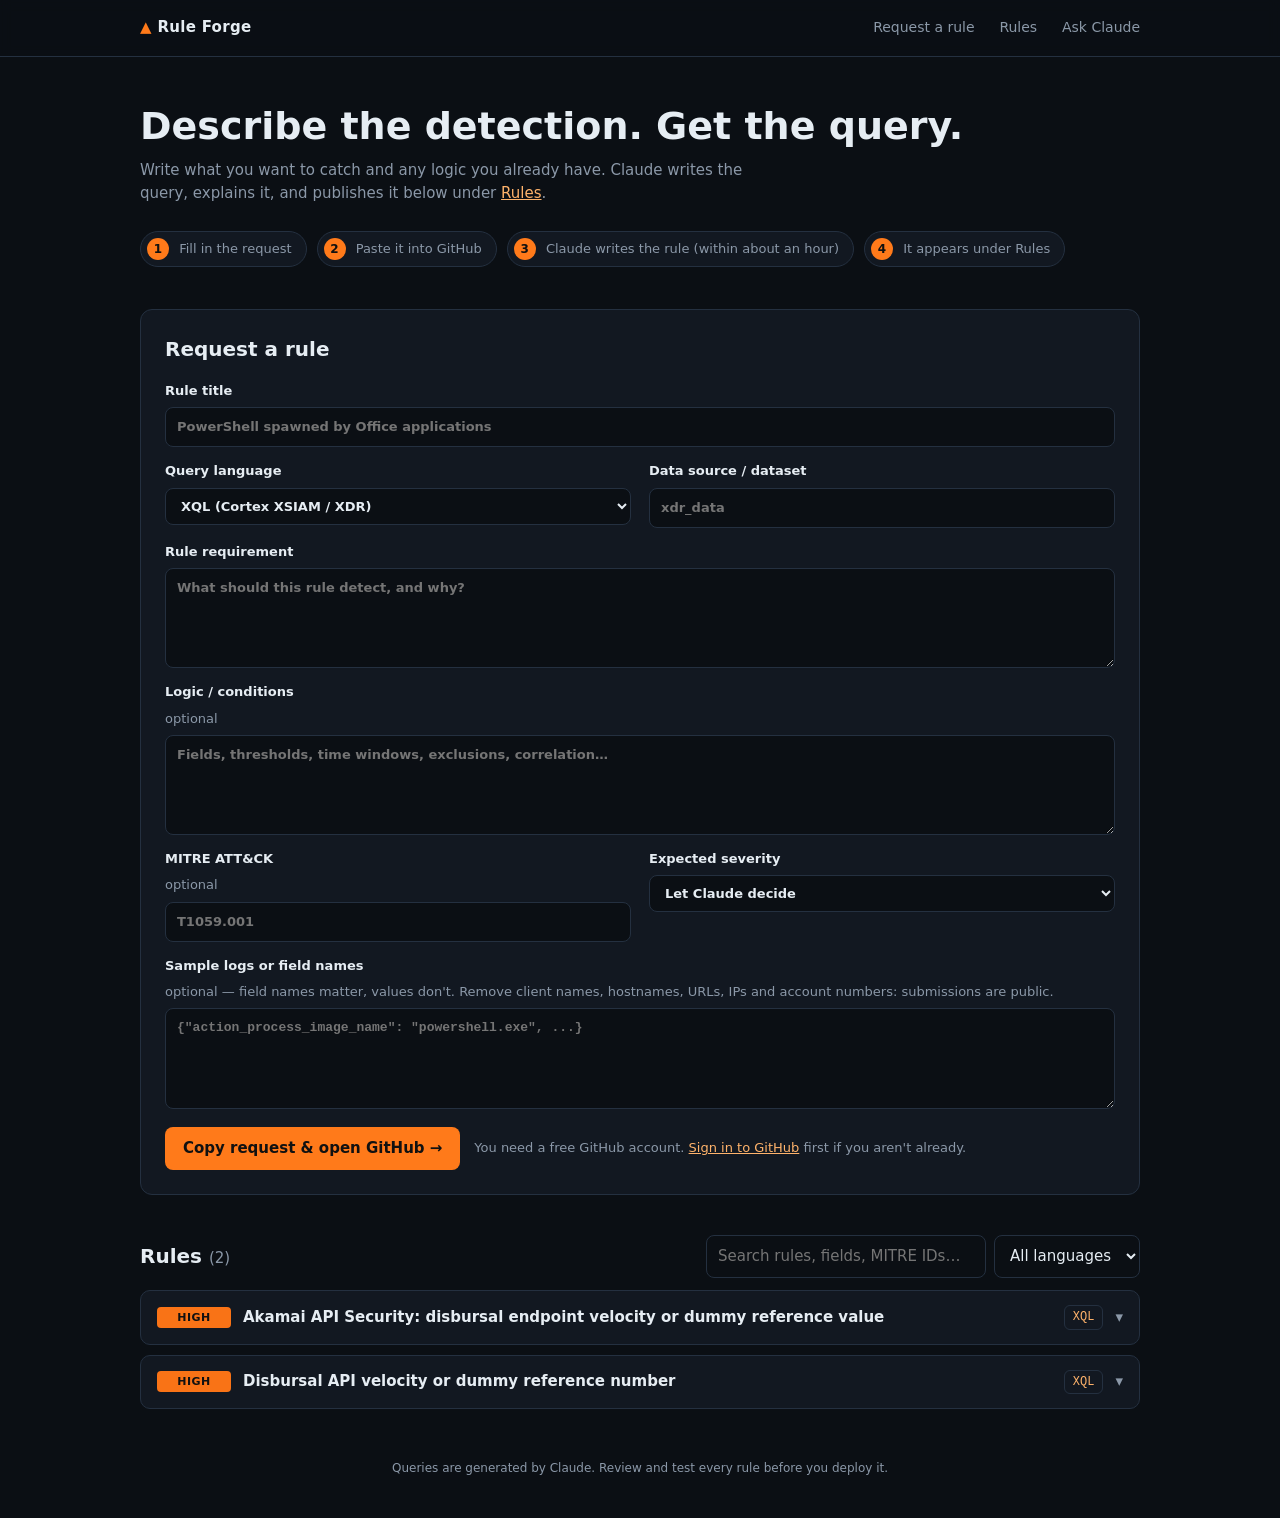
<file: docs/index.html>
<!DOCTYPE html>
<html lang="en">
<head>
  <meta charset="utf-8">
  <meta name="viewport" content="width=device-width, initial-scale=1">
  <title>Rule Forge</title>
  <link rel="stylesheet" href="style.css">
  <script src="config.js"></script>
</head>
<body>
  <header class="top">
    <div class="wrap top-inner">
      <div class="brand"><span class="mark">▲</span> <span id="site-title">Rule Forge</span></div>
      <nav>
        <a href="#request">Request a rule</a>
        <a href="#rules">Rules</a>
        <a href="ask.html">Ask Claude</a>
        <a id="repo-link" href="#" target="_blank" rel="noopener">GitHub</a>
      </nav>
    </div>
  </header>

  <main class="wrap">
    <section class="hero">
      <h1>Describe the detection. Get the query.</h1>
      <p>Write what you want to catch and any logic you already have. Claude writes the query, explains it, and publishes it below under <a href="#rules">Rules</a>.</p>
      <ol class="steps">
        <li><b>1</b> Fill in the request</li>
        <li><b>2</b> Paste it into GitHub</li>
        <li><b>3</b> Claude writes the rule (within about an hour)</li>
        <li><b>4</b> It appears under Rules</li>
      </ol>
    </section>

    <section id="request" class="panel">
      <h2>Request a rule</h2>
      <form id="request-form" novalidate>
        <div class="grid">
          <label class="span2">Rule title
            <input name="title" required placeholder="PowerShell spawned by Office applications">
          </label>
          <label>Query language
            <select name="language">
              <option>XQL (Cortex XSIAM / XDR)</option>
              <option>KQL (Microsoft Sentinel / Defender)</option>
              <option>SPL (Splunk)</option>
              <option>Sigma</option>
              <option>EQL (Elastic)</option>
              <option>YARA-L (Google SecOps)</option>
              <option>Other (say which in the requirement)</option>
            </select>
          </label>
          <label>Data source / dataset
            <input name="data_source" placeholder="xdr_data">
          </label>
          <label class="span2">Rule requirement
            <textarea name="requirement" rows="4" required placeholder="What should this rule detect, and why?"></textarea>
          </label>
          <label class="span2">Logic / conditions <span class="opt">optional</span>
            <textarea name="logic" rows="4" placeholder="Fields, thresholds, time windows, exclusions, correlation…"></textarea>
          </label>
          <label>MITRE ATT&amp;CK <span class="opt">optional</span>
            <input name="mitre" placeholder="T1059.001">
          </label>
          <label>Expected severity
            <select name="severity">
              <option>Let Claude decide</option><option>Informational</option><option>Low</option>
              <option>Medium</option><option>High</option><option>Critical</option>
            </select>
          </label>
          <label class="span2">Sample logs or field names <span class="opt">optional — field names matter, values don't. Remove client names, hostnames, URLs, IPs and account numbers: submissions are public.</span>
            <textarea name="samples" rows="4" class="mono" placeholder='{"action_process_image_name": "powershell.exe", ...}'></textarea>
          </label>
        </div>
        <p id="form-error" class="error" hidden></p>
        <div class="actions">
          <button type="submit" class="primary">Copy request &amp; open GitHub →</button>
          <span class="hint">You need a free GitHub account. <a id="signin-link" href="https://github.com/login" target="_blank" rel="noopener">Sign in to GitHub</a> first if you aren't already.</span>
        </div>
      </form>
      <div id="submit-help" class="submit-help" hidden>
        <p><b id="copy-status">Your request is copied.</b> In the GitHub tab that just opened:</p>
        <ol>
          <li>Sign in if GitHub asks you to.</li>
          <li>Click in the <b>Request</b> box and press <b>Ctrl+V</b> (Mac: <b>Cmd+V</b>).</li>
          <li>Click <b>Create</b>. Your rule appears under Rules within about an hour (7 AM – midnight IST).</li>
        </ol>
        <details><summary>Didn't paste? Copy it again</summary>
          <button id="copy-again" type="button" class="secondary">Copy again</button>
          <textarea id="request-text" rows="8" class="mono" readonly></textarea>
        </details>
      </div>
    </section>

    <section id="rules">
      <div class="rules-head">
        <h2>Rules <span id="rule-count" class="count"></span></h2>
        <div class="filters">
          <input id="search" type="search" placeholder="Search rules, fields, MITRE IDs…">
          <select id="lang-filter"><option value="">All languages</option></select>
        </div>
      </div>
      <div id="pending" class="pending" hidden></div>
      <div id="rule-list"></div>
      <p id="empty" class="empty" hidden>No rules yet. Submit the first request above.</p>
    </section>
  </main>

  <footer class="wrap foot">Queries are generated by Claude. Review and test every rule before you deploy it.</footer>

  <template id="rule-tpl">
    <article class="rule">
      <button class="rule-head" type="button" aria-expanded="false">
        <span class="sev"></span>
        <span class="rule-title"></span>
        <span class="lang"></span>
        <span class="chev">▾</span>
      </button>
      <div class="rule-body" hidden>
        <p class="summary"></p>
        <div class="code-wrap">
          <button class="copy" type="button">Copy</button>
          <pre><code class="query"></code></pre>
        </div>
        <div class="variants"></div>
        <div class="cols">
          <div><h4>How it works</h4><ul class="logic"></ul></div>
          <div><h4>Assumptions to verify</h4><ul class="assumptions"></ul></div>
          <div><h4>False positives</h4><ul class="fps"></ul></div>
          <div><h4>Tuning</h4><ul class="tuning"></ul></div>
        </div>
        <div class="testing-wrap"><h4>Testing</h4><p class="testing"></p></div>
        <details class="req"><summary>Original request</summary><dl class="req-list"></dl></details>
        <div class="meta"></div>
      </div>
    </article>
  </template>

  <script src="app.js"></script>
</body>
</html>
</file>
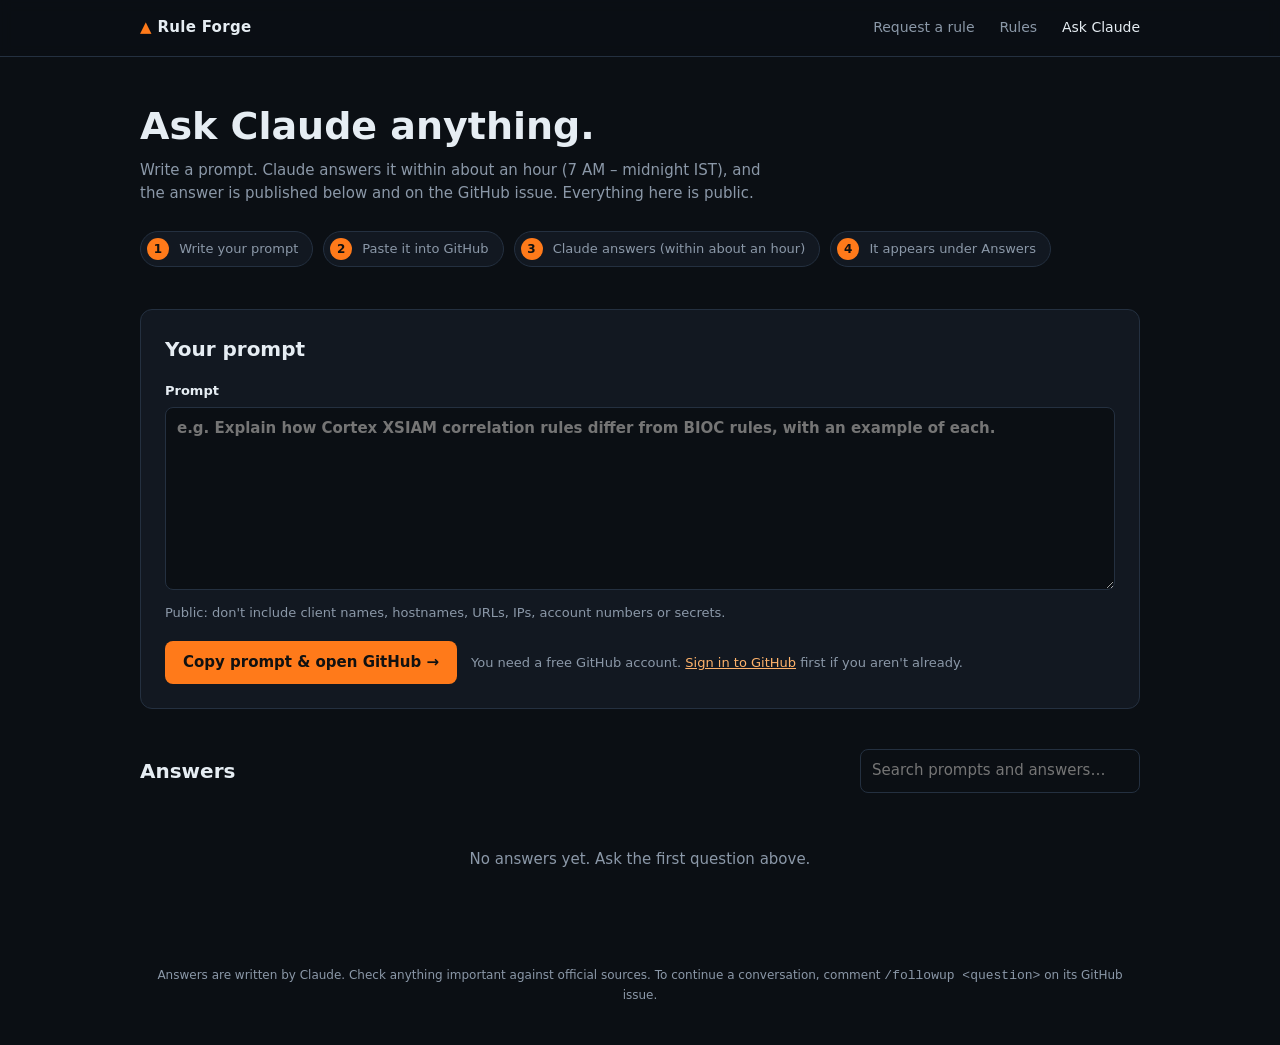
<file: docs/ask.html>
<!DOCTYPE html>
<html lang="en">
<head>
  <meta charset="utf-8">
  <meta name="viewport" content="width=device-width, initial-scale=1">
  <title>Ask Claude · Rule Forge</title>
  <link rel="stylesheet" href="style.css">
  <script src="config.js"></script>
</head>
<body>
  <header class="top">
    <div class="wrap top-inner">
      <div class="brand"><a href="index.html" class="home"><span class="mark">▲</span> <span id="site-title">Rule Forge</span></a></div>
      <nav>
        <a href="index.html#request">Request a rule</a>
        <a href="index.html#rules">Rules</a>
        <a href="ask.html" aria-current="page">Ask Claude</a>
        <a id="repo-link" href="#" target="_blank" rel="noopener">GitHub</a>
      </nav>
    </div>
  </header>

  <main class="wrap">
    <section class="hero">
      <h1>Ask Claude anything.</h1>
      <p>Write a prompt. Claude answers it within about an hour (7 AM – midnight IST), and the answer is published below and on the GitHub issue. Everything here is public.</p>
      <ol class="steps">
        <li><b>1</b> Write your prompt</li>
        <li><b>2</b> Paste it into GitHub</li>
        <li><b>3</b> Claude answers (within about an hour)</li>
        <li><b>4</b> It appears under Answers</li>
      </ol>
    </section>

    <section id="ask" class="panel">
      <h2>Your prompt</h2>
      <form id="ask-form" novalidate>
        <label>Prompt
          <textarea name="prompt" id="prompt" rows="7" required placeholder="e.g. Explain how Cortex XSIAM correlation rules differ from BIOC rules, with an example of each."></textarea>
        </label>
        <p class="hint">Public: don't include client names, hostnames, URLs, IPs, account numbers or secrets.</p>
        <p id="form-error" class="error" hidden></p>
        <div class="actions">
          <button type="submit" class="primary">Copy prompt &amp; open GitHub →</button>
          <span class="hint">You need a free GitHub account. <a href="https://github.com/login" target="_blank" rel="noopener">Sign in to GitHub</a> first if you aren't already.</span>
        </div>
      </form>
      <div id="submit-help" class="submit-help" hidden>
        <p><b id="copy-status">Your prompt is copied.</b> In the GitHub tab that just opened:</p>
        <ol>
          <li>Sign in if GitHub asks you to.</li>
          <li>Click in the <b>Prompt</b> box and press <b>Ctrl+V</b> (Mac: <b>Cmd+V</b>).</li>
          <li>Click <b>Create</b>. The answer appears below within about an hour.</li>
        </ol>
        <details><summary>Didn't paste? Copy it again</summary>
          <button id="copy-again" type="button" class="secondary">Copy again</button>
          <textarea id="ask-text" rows="6" readonly></textarea>
        </details>
      </div>
    </section>

    <section id="answers">
      <div class="rules-head">
        <h2>Answers <span id="count" class="count"></span></h2>
        <div class="filters"><input id="search" type="search" placeholder="Search prompts and answers…"></div>
      </div>
      <div id="pending" class="pending" hidden></div>
      <div id="list"></div>
      <p id="empty" class="empty" hidden>No answers yet. Ask the first question above.</p>
    </section>
  </main>

  <footer class="wrap foot">Answers are written by Claude. Check anything important against official sources. To continue a conversation, comment <code>/followup &lt;question&gt;</code> on its GitHub issue.</footer>
  <script src="ask.js"></script>
</body>
</html>
</file>
<file: docs/style.css>
:root {
  --bg: #0b0f14; --panel: #121821; --panel-2: #18202b; --line: #243040;
  --text: #e6edf3; --muted: #8b98a8; --accent: #ff7a1a; --accent-2: #ffb36b;
  --ok: #2ea043; --low: #3b82f6; --med: #eab308; --high: #f97316; --crit: #ef4444; --info: #64748b;
  --mono: ui-monospace, "JetBrains Mono", "SFMono-Regular", Menlo, Consolas, monospace;
}
* { box-sizing: border-box; }
html { scroll-behavior: smooth; }
body { margin: 0; background: var(--bg); color: var(--text); font: 15px/1.55 system-ui, -apple-system, "Segoe UI", Roboto, sans-serif; }
a { color: var(--accent-2); }
.wrap { max-width: 1040px; margin: 0 auto; padding: 0 20px; }

.top { border-bottom: 1px solid var(--line); background: rgba(11,15,20,.9); position: sticky; top: 0; z-index: 5; backdrop-filter: blur(6px); }
.top-inner { display: flex; align-items: center; justify-content: space-between; height: 56px; }
.brand { font-weight: 700; letter-spacing: .3px; }
.mark { color: var(--accent); }
nav a { color: var(--muted); text-decoration: none; margin-left: 20px; font-size: 14px; }
nav a:hover { color: var(--text); }

.hero { padding: 48px 0 24px; }
.hero h1 { font-size: clamp(26px, 4vw, 38px); margin: 0 0 10px; line-height: 1.15; }
.hero p { color: var(--muted); max-width: 640px; margin: 0; }
.steps { list-style: none; padding: 0; margin: 24px 0 0; display: flex; flex-wrap: wrap; gap: 10px; }
.steps li { background: var(--panel); border: 1px solid var(--line); border-radius: 999px; padding: 6px 14px 6px 6px; font-size: 13px; color: var(--muted); }
.steps b { display: inline-grid; place-items: center; width: 22px; height: 22px; border-radius: 50%; background: var(--accent); color: #111; margin-right: 6px; font-size: 12px; }

h2 { font-size: 20px; margin: 0 0 16px; }
.panel { background: var(--panel); border: 1px solid var(--line); border-radius: 12px; padding: 24px; margin: 16px 0 40px; }
.grid { display: grid; grid-template-columns: 1fr 1fr; gap: 14px 18px; }
.span2 { grid-column: span 2; }
label { display: flex; flex-direction: column; gap: 6px; font-size: 13px; font-weight: 600; color: var(--text); }
.opt { font-weight: 400; color: var(--muted); }
input, select, textarea { font: inherit; color: var(--text); background: var(--bg); border: 1px solid var(--line); border-radius: 8px; padding: 9px 11px; }
textarea { resize: vertical; }
.mono, code, pre { font-family: var(--mono); font-size: 13px; }
input:focus, select:focus, textarea:focus { outline: 2px solid var(--accent); outline-offset: -1px; border-color: transparent; }
.actions { display: flex; align-items: center; gap: 14px; margin-top: 18px; flex-wrap: wrap; }
button { font: inherit; cursor: pointer; }
.primary { background: var(--accent); color: #111; border: 0; border-radius: 8px; padding: 10px 18px; font-weight: 700; }
.primary:hover { background: var(--accent-2); }
.hint { color: var(--muted); font-size: 13px; }
.error { color: var(--crit); margin: 12px 0 0; }

.rules-head { display: flex; justify-content: space-between; align-items: center; gap: 12px; flex-wrap: wrap; margin-bottom: 12px; }
.rules-head h2 { margin: 0; }
.count { color: var(--muted); font-weight: 400; font-size: 15px; }
.filters { display: flex; gap: 8px; }
.filters input { width: 280px; }
.empty { color: var(--muted); text-align: center; padding: 40px 0; }

.pending { background: var(--panel); border: 1px dashed var(--line); border-radius: 10px; padding: 12px 16px; margin-bottom: 12px; font-size: 14px; }
.pending h4 { margin: 0 0 6px; font-size: 13px; color: var(--muted); }
.pending a { display: block; color: var(--text); text-decoration: none; padding: 3px 0; }
.pending a::before { content: ""; display: inline-block; width: 8px; height: 8px; border-radius: 50%; background: var(--accent); margin-right: 8px; animation: pulse 1.4s infinite; }
@keyframes pulse { 50% { opacity: .3; } }

.rule { background: var(--panel); border: 1px solid var(--line); border-radius: 10px; margin-bottom: 10px; overflow: hidden; }
.rule { scroll-margin-top: 70px; }
.rule:target { border-color: var(--accent); }
.rule-head { width: 100%; display: flex; align-items: center; gap: 12px; background: none; border: 0; color: var(--text); padding: 14px 16px; text-align: left; }
.rule-head:hover { background: var(--panel-2); }
.rule-title { flex: 1; font-weight: 600; }
.lang { font-family: var(--mono); font-size: 12px; color: var(--accent-2); border: 1px solid var(--line); border-radius: 6px; padding: 2px 8px; }
.chev { color: var(--muted); transition: transform .15s; }
.rule-head[aria-expanded="true"] .chev { transform: rotate(180deg); }
.sev { font-size: 11px; font-weight: 700; text-transform: uppercase; letter-spacing: .5px; border-radius: 4px; padding: 2px 7px; color: #fff; background: var(--info); min-width: 74px; text-align: center; }
.sev.Low { background: var(--low); } .sev.Medium { background: var(--med); color: #111; }
.sev.High { background: var(--high); color: #111; } .sev.Critical { background: var(--crit); }

.rule-body { padding: 0 16px 16px; border-top: 1px solid var(--line); }
.summary { color: var(--muted); }
.code-wrap { position: relative; }
pre { background: #070a0e; border: 1px solid var(--line); border-radius: 8px; padding: 14px; overflow: auto; margin: 0 0 10px; white-space: pre; }
.copy { position: absolute; top: 8px; right: 8px; background: var(--panel-2); color: var(--text); border: 1px solid var(--line); border-radius: 6px; padding: 3px 10px; font-size: 12px; }
.copy.done { background: var(--ok); border-color: var(--ok); }
.variants h4 { margin: 14px 0 6px; }
.cols { display: grid; grid-template-columns: 1fr 1fr; gap: 6px 24px; }
h4 { font-size: 13px; margin: 14px 0 4px; color: var(--accent-2); }
ul { margin: 0; padding-left: 18px; } li { margin: 2px 0; }
.testing { margin: 0; }
.req { margin-top: 14px; font-size: 13px; }
.req summary { cursor: pointer; color: var(--muted); }
.req dt { font-weight: 600; margin-top: 8px; } .req dd { margin: 2px 0 0; white-space: pre-wrap; color: var(--muted); }
.meta { margin-top: 14px; font-size: 12px; color: var(--muted); display: flex; gap: 14px; flex-wrap: wrap; }
.mitre { font-family: var(--mono); background: var(--panel-2); border: 1px solid var(--line); border-radius: 4px; padding: 1px 6px; }

.foot { color: var(--muted); font-size: 12px; padding: 40px 20px; text-align: center; }
@media (max-width: 720px) {
  .grid, .cols { grid-template-columns: 1fr; } .span2 { grid-column: auto; }
  .filters { width: 100%; } .filters input { flex: 1; width: auto; } nav a:not(#repo-link) { display: none; }
}
.submit-help { margin-top: 18px; background: var(--panel-2); border: 1px solid var(--accent); border-radius: 10px; padding: 14px 18px; font-size: 14px; }
.submit-help p { margin: 0 0 6px; }
.submit-help ol { margin: 0 0 8px; padding-left: 20px; }
.submit-help textarea { width: 100%; margin-top: 8px; }
.submit-help summary { cursor: pointer; color: var(--muted); }
.secondary { margin-top: 8px; background: var(--panel); color: var(--text); border: 1px solid var(--line); border-radius: 8px; padding: 6px 12px; }

/* Ask Claude page */
.home { color: inherit; text-decoration: none; }
nav a[aria-current="page"] { color: var(--text); }
#ask-form label textarea { min-height: 150px; font-size: 15px; }
.ask-badge { min-width: 30px; background: var(--accent); color: #111; }
.turn { border-bottom: 1px solid var(--line); padding-bottom: 14px; }
.turn:last-of-type { border-bottom: 0; }
.ask-q { white-space: pre-wrap; overflow-wrap: anywhere; margin: 0; }
.answer { overflow-wrap: anywhere; }
.answer p { margin: 0 0 .7em; } .answer ul, .answer ol { margin: 0 0 .7em; padding-left: 20px; }
.answer h4 { color: var(--text); font-size: 15px; }
.answer code { background: var(--panel-2); border-radius: 4px; padding: 1px 5px; }
.answer pre code { background: none; padding: 0; }
</file>
